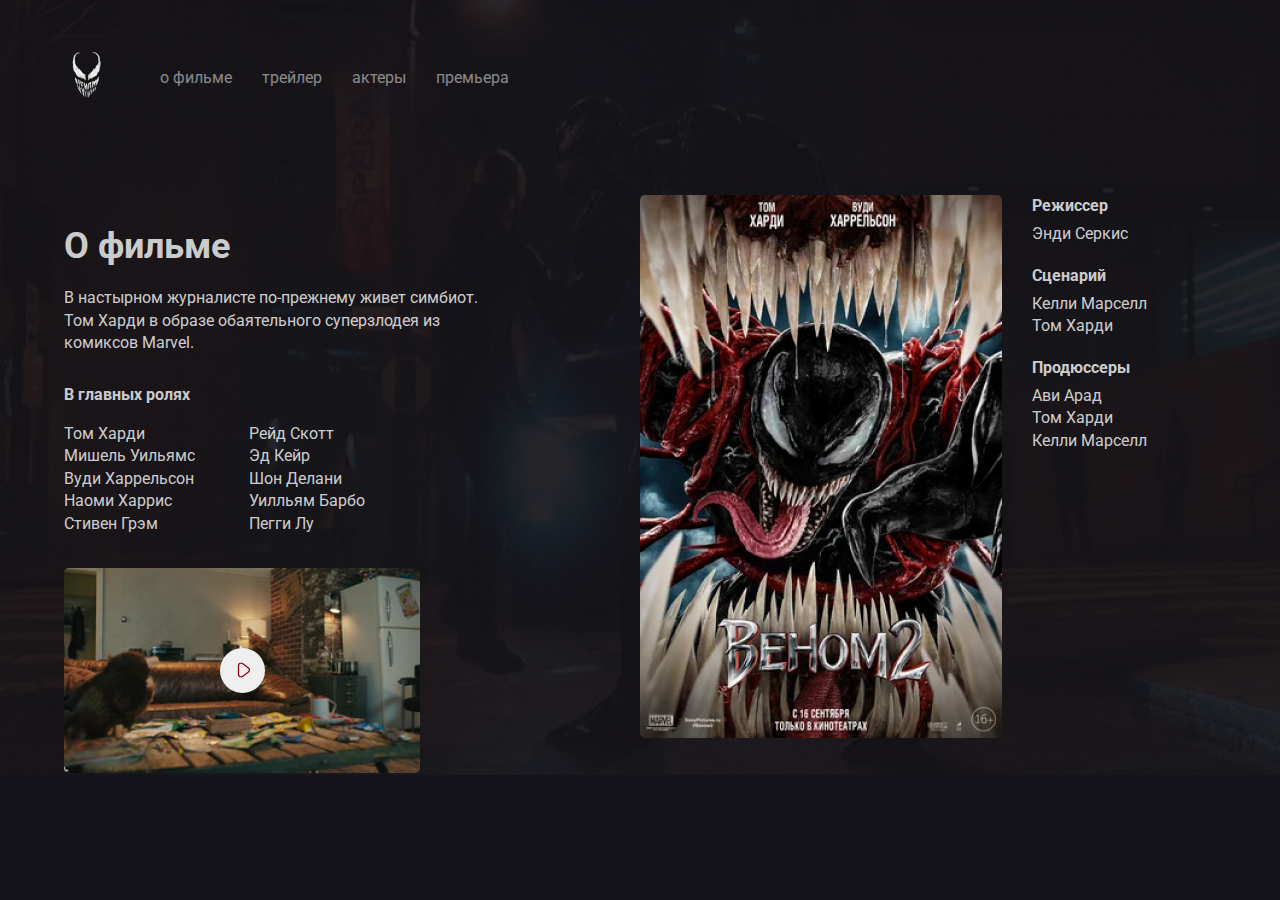
<file: about.html>
<!DOCTYPE html>
<html lang="ru">
<head>
    <meta charset="UTF-8">
    <meta http-equiv="X-UA-Compatible" content="IE=edge">
    <meta name="viewport" content="width=device-width, initial-scale=1.0">
    <title>О фильме - Venom 2</title>
    <link rel="preconnect" href="https://fonts.gstatic.com">
    <link rel="stylesheet" href="https://fonts.googleapis.com/css2?family=Roboto:wght@400;700&display=swap">
    <link rel="stylesheet" href="css/normalize.css">
    <link rel="stylesheet" href="css/style.css">
</head>
<body class="primary-bg">
    <div class="container">
        <header class="header">
            <a href="/" class="logo-link">
                <img width="46" height="71" src="img/logo.png" alt="logo: venom" class="logo-image">
            </a>
            <nav class="nav">
                <button class="menu-btn">
                    <span class="menu-btn-text">меню</span>
                    <img src="img/menu.svg" alt="icon: burger menu" class="menu-btn-icon">
                </button>
                <button class="menu-close">
                    <span class="menu-close-text">закрыть</span>
                    <img src="img/arrow.svg" alt="icon: arrow right" class="menu-close-icon">
                </button>
                <ul class="nav-menu">
                    <li class="nav-menu-item">
                        <a href="about.html" class="nav-menu-link">о фильме</a>
                    </li>
                    <li class="nav-menu-item">
                        <a href="#" class="nav-menu-link">трейлер</a>
                    </li>
                    <li class="nav-menu-item">
                        <a href="#" class="nav-menu-link">актеры</a>
                    </li>
                    <li class="nav-menu-item">
                        <a href="#" class="nav-menu-link">премьера</a>
                    </li>
                </ul>
            </nav>
        </header>
        <div class="content">
            <div class="col">
                <h2 class="content-title">О фильме</h2>
                <p class="content-text">В настырном журналисте по-прежнему живет симбиот. 
                    Том Харди в образе обаятельного суперзлодея из комиксов Marvel.
                </p>
                <h3 class="content-subtitle">В главных ролях</h3>
                <ul class="list column-2">
                    <li class="list-item">Том Харди</li>
                    <li class="list-item">Мишель Уильямс</li>
                    <li class="list-item">Вуди Харрельсон</li>
                    <li class="list-item">Наоми Харрис</li>
                    <li class="list-item">Стивен Грэм</li>
                    <li class="list-item">Рейд Скотт</li>
                    <li class="list-item">Эд Кейр</li>
                    <li class="list-item">Шон Делани</li>
                    <li class="list-item">Уилльям Барбо</li>
                    <li class="list-item">Пегги Лу</li>
                </ul>
                <div class="trailer">
                    <button class="play">
                        <img src="img/play.svg" alt="icon: play" class="play-icon">
                    </button>
                </div>
            </div>
            <div class="col">
               <div class="poster-wrapper">
                    <img src="img/poster.jpg" alt="image: poster venom 2" class="poster">
                    <div class="creators">
                        <h3 class="content-subtitle">Режиссер</h3>
                        <ul class="list">
                            <li class="list-item">Энди Серкис</li>
                        </ul>
                        <h3 class="content-subtitle">Сценарий</h3>
                        <ul class="list">
                            <li class="list-item">Келли Марселл</li>
                            <li class="list-item">Том Харди</li>
                        </ul>
                        <h3 class="content-subtitle">Продюссеры</h3>
                        <ul class="list">
                            <li class="list-item">Ави Арад</li>
                            <li class="list-item">Том Харди</li>
                            <li class="list-item">Келли Марселл</li>
                        </ul>
                    </div>
               </div>
            </div>
        </div>
    </div>
    <script src="js/main.js"></script>
</body>
</html>
</file>
<file: css/style.css>
body {
    background-color: #14131A;
    color: #fff;
    font-family: 'Roboto', sans-serif;

}

img {
    max-width: 100%;
}

.container {
    /* max-width: 1140px; */
    width: 90%;
    margin: auto;
}

.venom {
    position: absolute;
    top: 0;
    right: 0;
    max-width: 728px;
    width: 50%;
}

.header {
    display: flex;
    align-items: center;
    padding-top: 40px;
    margin-bottom: 80px;
}

.logo-link {
    display: inline-block;
    margin-right: 50px;
}

.nav-menu {
    margin: 0;
    padding: 0;
    list-style: none;
    display: flex;
}

.nav-menu-item {
    margin-right: 30px;
}

.nav-menu-link {
    text-decoration: none;
    color: rgba(255, 255, 255, 0.5);
}

.film-date {
    display: block;
    font-size: 24px;
    line-height: 28px;
    margin-bottom: 2%;
    color: rgba(255, 255, 255, 0.8);
}

.film-logo {
    width: 70%;
}

.film-description {
    margin-top: 3%;
    max-width: 423px;
    font-size: 16px;
    line-height: 140%;
    color: rgba(255, 255, 255, 0.8);
}

.btn-group {
    margin-top: 5%;
}

.btn {
    padding: 15px 30px;
    border: none;
    border-radius: 5px;
    text-decoration: none;
    cursor: pointer;
}

.btn-icon, .btn-text {
    display: inline-block;
    vertical-align: middle;
}

.btn-text {
    font-size: 14px;
    line-height: 16px;
    margin-left: 10px;
}

.btn-primary {
    color: #8D0019;
    background-color: #fff;
}

.btn-link {
    color: #fff;
}

.blood {
    background: url("../img/blood.png") no-repeat top right / 70%, 
    #14131A url('../img/background.jpg') no-repeat center center / 100%;
}

.primary-bg {
    background: #14131A url('../img/background.jpg') no-repeat center center / 100%;
}

.content {
    display: flex;
}

.col {
    flex-basis: 50%;
}

.content-title {
    font-weight: bold;
    font-size: 36px;
    line-height: 42px;
    color: rgba(255, 255, 255, 0.8);
    margin-bottom: 20px;
}

.content-text {
    font-size: 16px;
    line-height: 140%;
    color: rgba(255, 255, 255, 0.8);
    max-width: 423px;
    margin-bottom: 30px;

}

.content-subtitle {
    font-weight: bold;
    font-size: 16px;
    line-height: 140%;
    color: rgba(255, 255, 255, 0.8);
    margin-bottom: 15px;
    margin-top: 0;
}

.list-item {
    line-height: 1.5;
    font-size: 16px;
    line-height: 140%;
    color: rgba(255, 255, 255, 0.8);
}

.content .list {
    list-style-type: none;
    padding: 0;
}

.column-2 {
    -webkit-column-count: 2;
    -moz-column-count: 2;
    column-count: 2;
    column-gap: 20px;
    max-width: 350px;
}

.content .trailer {
    width: 356px;
    height: 205px;
    border-radius: 5px;
    background: url('../img/trailer-cover.jpg') no-repeat center / contain;
    border-radius: 5px;
    display: flex;
    align-items: center;
    justify-content: center;
    margin-top: 33px;
}

.trailer .play {
    width: 45px;
    height: 45px;
    border-radius: 50%;
    border: none;
    cursor: pointer;
    

}

.trailer .play-icon {
    transform: translate(1px, 2px);
}

.poster-wrapper {
    display: flex;
    align-items: start;
}

.poster {
    width: 362px;
    border-radius: 5px;
    margin-right: 30px;
}

.poster-wrapper .content-subtitle {
    margin-bottom: 5px;
}

.poster-wrapper .list {
    margin: 0;
    margin-bottom: 20px;
}

.menu-btn {
    display: none;
}

.menu-close {
    display: none;
}

@media (max-width: 1024px) {
    .content {
        flex-direction: column;
        padding-bottom: 5%;
    }
    .col {
        margin-bottom: 2%;
    }
    .header {
        margin-bottom: 4%;
    }

    .film {
        margin-top: 20%;
    }
}

@media (max-width: 768px) {
    .blood {
        background: #14131a;
    }
    .venom {
        top: 10%;
    }
}

@media (max-width: 576px) {
    .venom {
        top: 20%;
        width: 30%;
    }
    .nav-menu {
        position: fixed;
        left: 0;
        top: 0;
        z-index: 9;
        width: 100%;
        height: 100%;
        background-color: #fff;
        display: flex;
        justify-content: center;
        align-items: center;
        flex-direction: column;
        transform: translateX(100%);
        transition: transform 0.2s;
    }
    .nav-menu-item {
        margin-top: 2%;
        margin-bottom: 2%;
        margin-right: 0;
    }
    .menu-close {
        position: fixed;
        right: 25px;
        top: 65px;
        opacity: 0;
        display: flex;
        align-items: center;
        z-index: 10;
        border: none;
        background-color: #fff;
        cursor: pointer;
        transform: translateX(300%);
        transition: transform 0.2s;
        transition-delay: 0.3s;
    }
    .is-active {
        transform: translateX(0);
        opacity: 1;
    }
    .menu-close-text {
        margin-right: 10px;
    }
    .nav-menu-link {
        color: #14131A;
    }
    .nav {
        margin-left: auto;
    }
    .menu-btn {
        display: flex;
        align-items: center;
        justify-content: center;
        padding: 10px;
        border: none;
        background-color: #14131a;
        cursor: pointer;
        color: #fff;
    }
    .menu-btn-text {
        margin-right: 10px;
    }
    .btn-group {
        display: flex;
        align-items: center;
        justify-content: center;
        flex-direction: column;
    }
    .film-text {
        text-align: center;
    }
    .poster-wrapper {
        flex-direction: column;
    }
    .poster {
        margin-bottom: 4%;
        margin-right: 0;
        max-width: 350px;
        width: 100%;
    }
    .content .trailer {
        max-width: 350px;
        width: 100%;
    }
    .column-2 {
        column-count: 1;
    }
}
</file>
